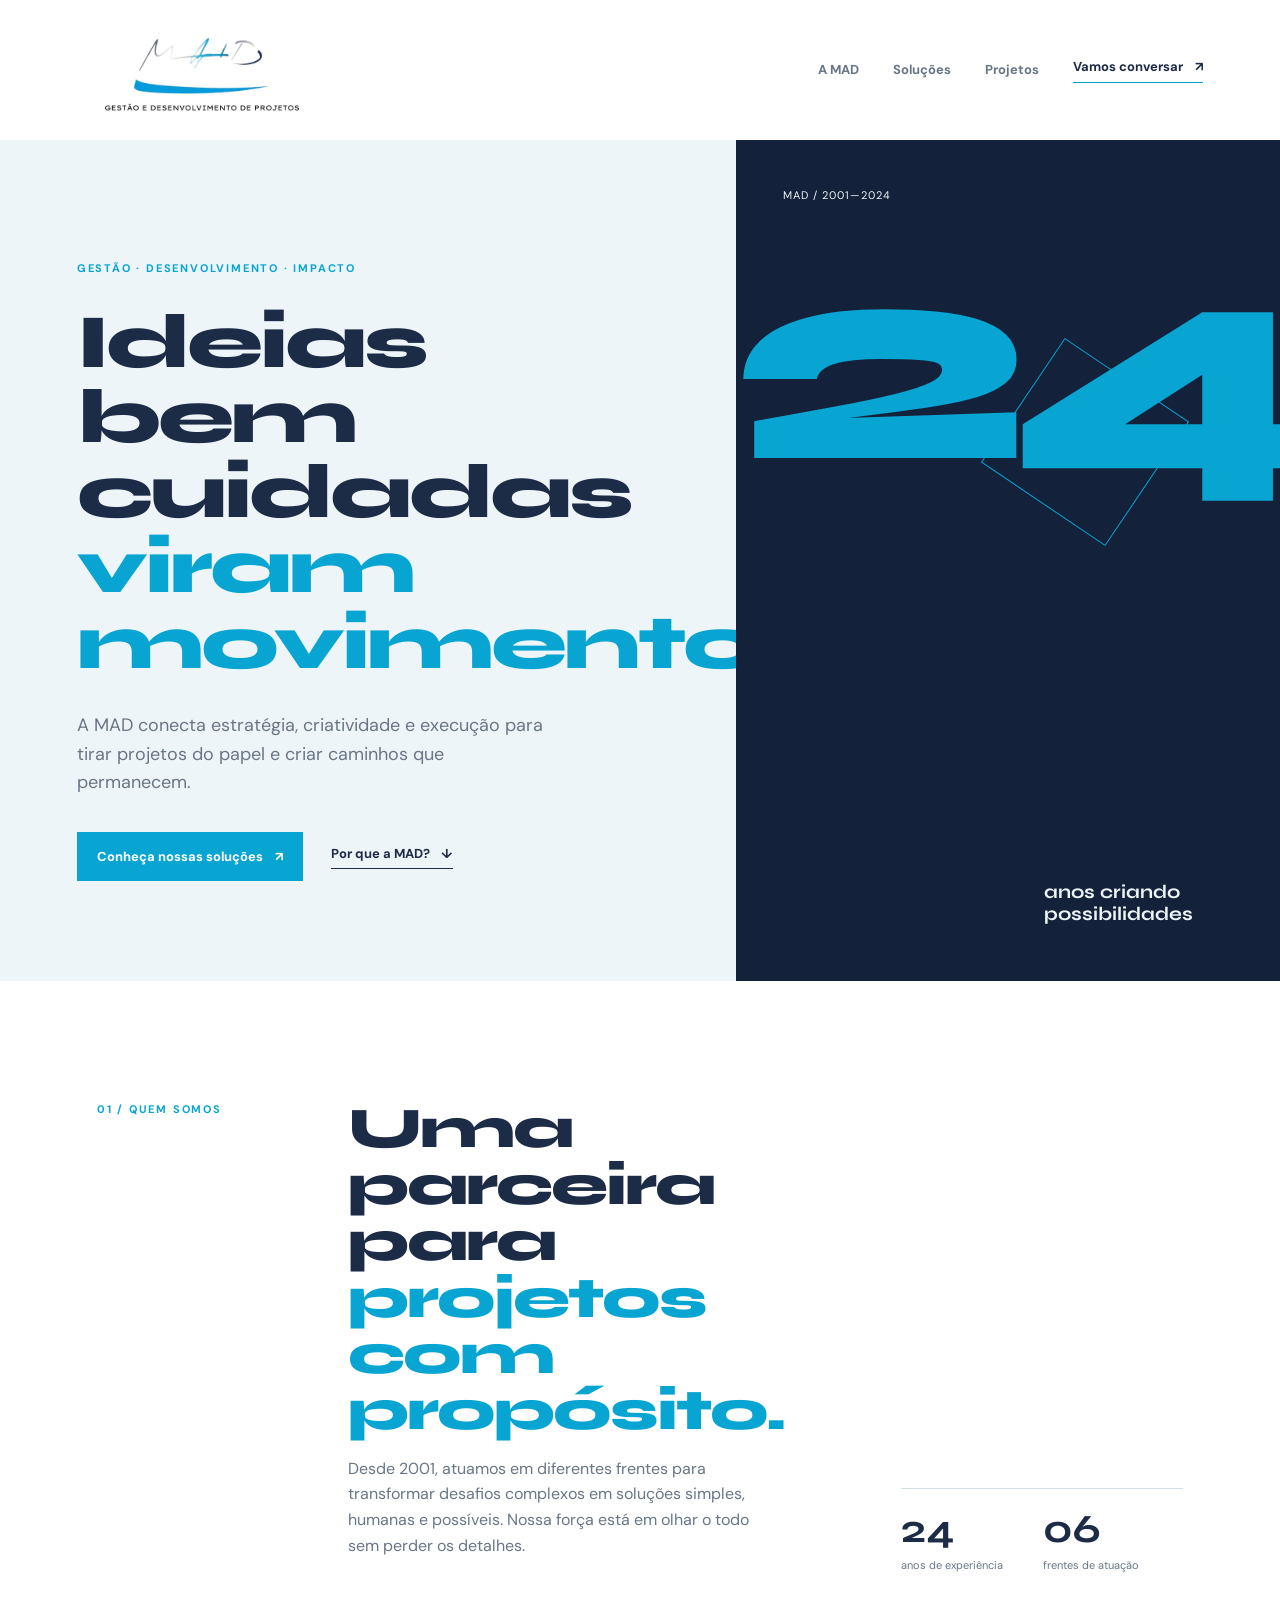
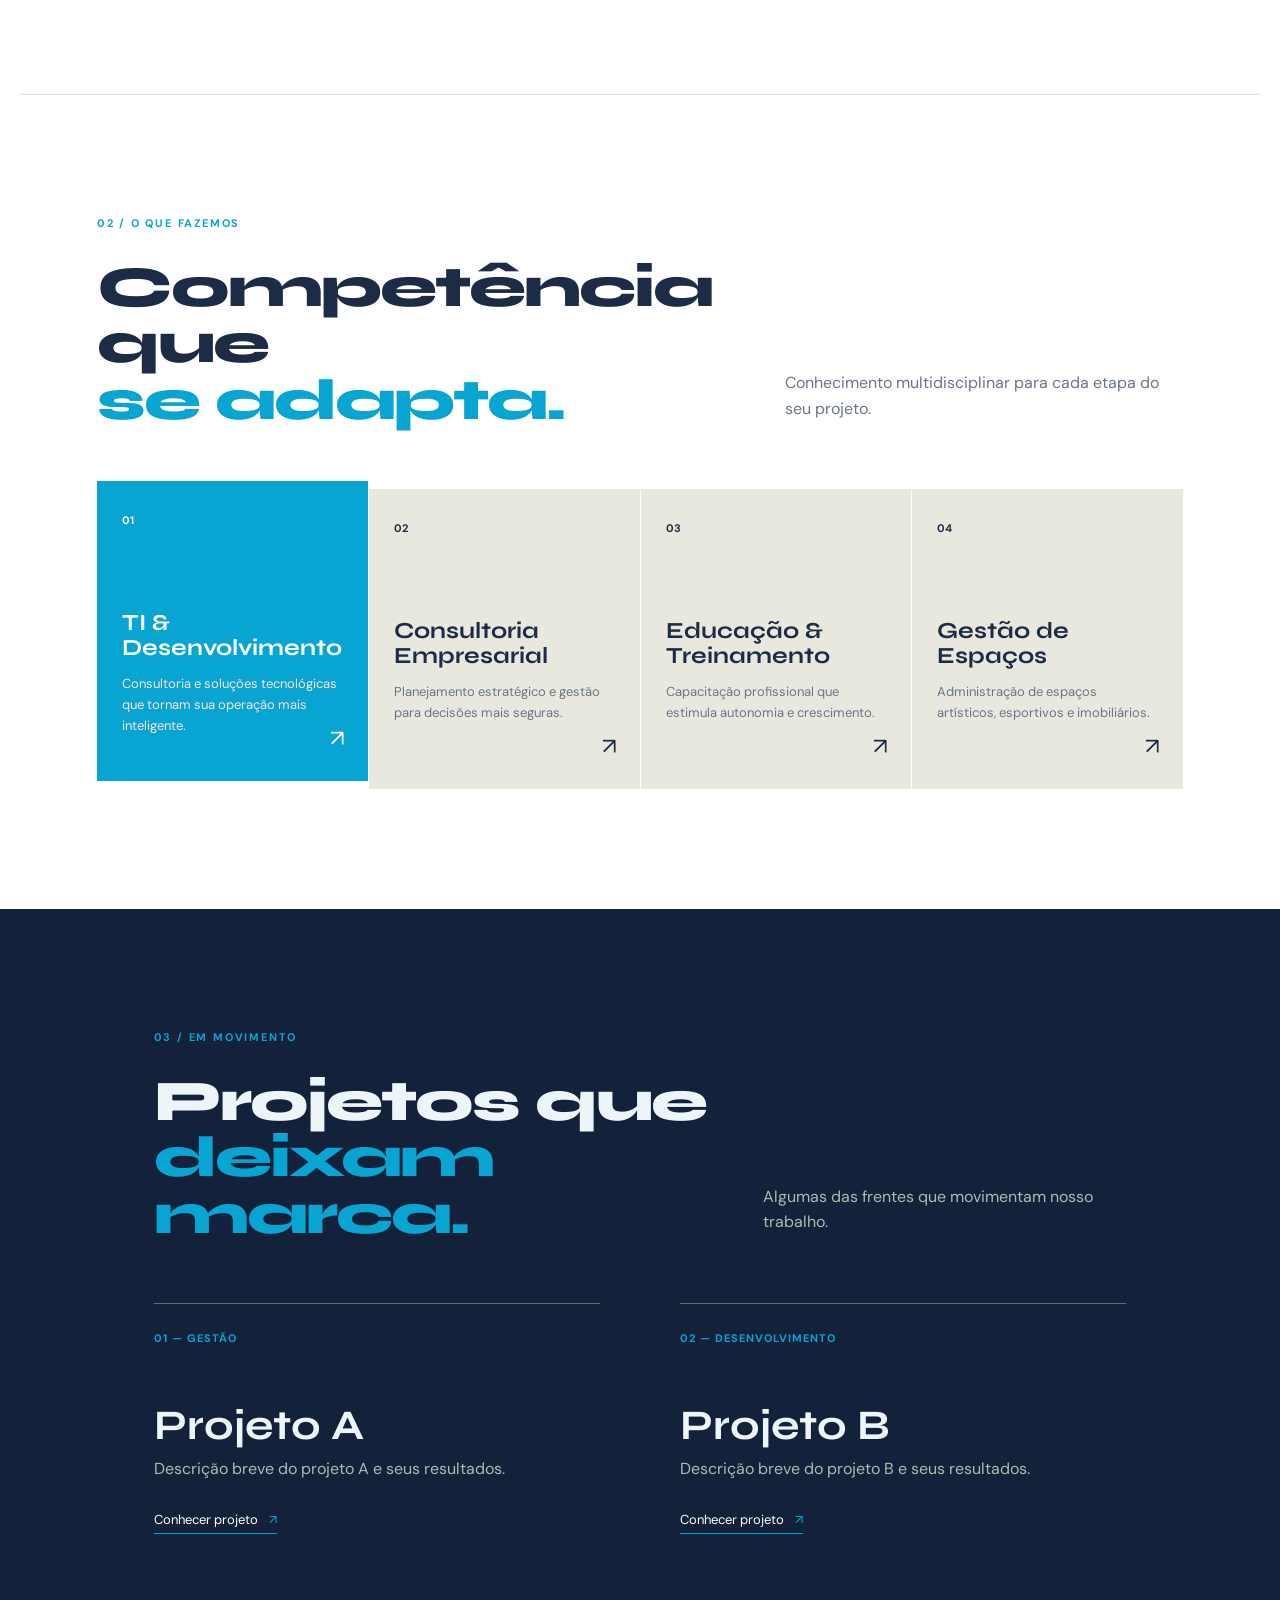
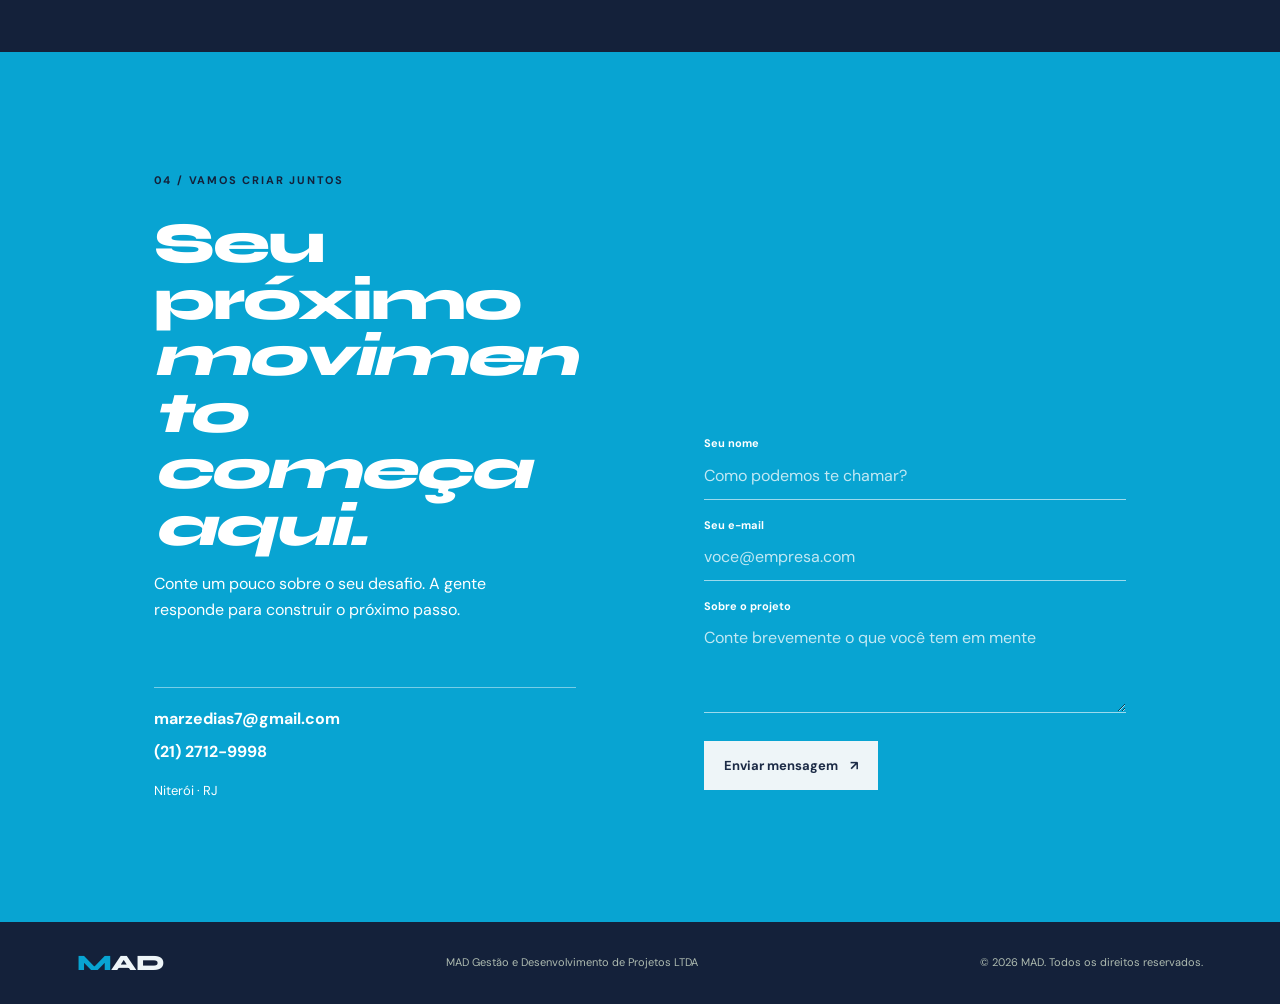
<file: index.html>
<!DOCTYPE html>
<html lang="pt-BR">
<head>
    <meta charset="UTF-8">
    <meta name="viewport" content="width=device-width, initial-scale=1.0">
    <meta name="description" content="MAD Gestão e Desenvolvimento de Projetos: soluções multidisciplinares em tecnologia, gestão e educação desde 2001.">
    <title>MAD | Gestão que movimenta projetos</title>
    <link rel="stylesheet" href="style.css">
    <link rel="preconnect" href="https://fonts.googleapis.com">
    <link rel="preconnect" href="https://fonts.gstatic.com" crossorigin>
    <link href="https://fonts.googleapis.com/css2?family=DM+Sans:wght@400;500;700&family=Syne:wght@600;700;800&display=swap" rel="stylesheet">
</head>
<body>

<header class="site-header">
    <a class="brand" href="#inicio" aria-label="MAD, voltar ao início"><img class="brand-logo" src="logo.jpg" alt="MAD Gestão e Desenvolvimento de Projetos"></a>
    <nav aria-label="Navegação principal">
        <a href="#sobre">A MAD</a>
        <a href="#servicos">Soluções</a>
        <a href="#projetos">Projetos</a>
        <a href="#contato" class="nav-cta">Vamos conversar <span aria-hidden="true">↗</span></a>
    </nav>
</header>

<main>
    <section class="hero" id="inicio">
        <div class="hero-copy">
            <p class="eyebrow">Gestão · Desenvolvimento · Impacto</p>
            <h1>Ideias bem cuidadas <em>viram movimento.</em></h1>
            <p class="hero-text">A MAD conecta estratégia, criatividade e execução para tirar projetos do papel e criar caminhos que permanecem.</p>
            <div class="hero-actions"><a class="button button-primary" href="#servicos">Conheça nossas soluções <span>↗</span></a><a class="text-link" href="#sobre">Por que a MAD? <span>↓</span></a></div>
        </div>
        <div class="hero-art" aria-label="Composição gráfica representando conexão entre ideias">
            <div class="art-label">MAD / 2001—2024</div><div class="art-number">24</div><div class="art-caption">anos criando<br>possibilidades</div><div class="art-line"></div>
        </div>
    </section>

    <section class="intro-band" id="sobre">
        <p class="section-kicker">01 / Quem somos</p>
        <div><h2>Uma parceira para<br><span>projetos com propósito.</span></h2><p>Desde 2001, atuamos em diferentes frentes para transformar desafios complexos em soluções simples, humanas e possíveis. Nossa força está em olhar o todo sem perder os detalhes.</p></div>
        <div class="stats"><div><strong>24</strong><span>anos de experiência</span></div><div><strong>06</strong><span>frentes de atuação</span></div></div>
    </section>

    <section class="section services-section" id="servicos">
        <div class="section-heading"><div><p class="section-kicker">02 / O que fazemos</p><h2>Competência que<br><span>se adapta.</span></h2></div><p>Conhecimento multidisciplinar para cada etapa do seu projeto.</p></div>
        <div class="service-grid">
            <article class="service-card featured"><span class="service-index">01</span><h3>TI & Desenvolvimento</h3><p>Consultoria e soluções tecnológicas que tornam sua operação mais inteligente.</p><a href="#contato" aria-label="Saiba mais sobre TI e Desenvolvimento">↗</a></article>
            <article class="service-card"><span class="service-index">02</span><h3>Consultoria Empresarial</h3><p>Planejamento estratégico e gestão para decisões mais seguras.</p><a href="#contato" aria-label="Saiba mais sobre Consultoria Empresarial">↗</a></article>
            <article class="service-card"><span class="service-index">03</span><h3>Educação & Treinamento</h3><p>Capacitação profissional que estimula autonomia e crescimento.</p><a href="#contato" aria-label="Saiba mais sobre Educação e Treinamento">↗</a></article>
            <article class="service-card"><span class="service-index">04</span><h3>Gestão de Espaços</h3><p>Administração de espaços artísticos, esportivos e imobiliários.</p><a href="#contato" aria-label="Saiba mais sobre Gestão de Espaços">↗</a></article>
        </div>
    </section>

    <section class="projects-section" id="projetos"><div class="section-heading"><div><p class="section-kicker">03 / Em movimento</p><h2>Projetos que<br><span>deixam marca.</span></h2></div><p>Algumas das frentes que movimentam nosso trabalho.</p></div><div class="project-list"><article><span>01 — Gestão</span><h3>Projeto A</h3><p>Descrição breve do projeto A e seus resultados.</p><a href="#contato">Conhecer projeto <span>↗</span></a></article><article><span>02 — Desenvolvimento</span><h3>Projeto B</h3><p>Descrição breve do projeto B e seus resultados.</p><a href="#contato">Conhecer projeto <span>↗</span></a></article></div></section>

    <section class="contact-section" id="contato"><div class="contact-intro"><p class="section-kicker">04 / Vamos criar juntos</p><h2>Seu próximo<br><em>movimento começa aqui.</em></h2><p>Conte um pouco sobre o seu desafio. A gente responde para construir o próximo passo.</p><div class="contact-details"><a href="mailto:marzedias7@gmail.com">marzedias7@gmail.com</a><a href="tel:+552127129998">(21) 2712-9998</a><span>Niterói · RJ</span></div></div><form id="contactForm"><label for="name">Seu nome</label><input id="name" type="text" placeholder="Como podemos te chamar?" required><label for="email">Seu e-mail</label><input id="email" type="email" placeholder="voce@empresa.com" required><label for="message">Sobre o projeto</label><textarea id="message" placeholder="Conte brevemente o que você tem em mente" rows="3" required></textarea><button class="button button-light" type="submit">Enviar mensagem <span>↗</span></button><p class="form-status" aria-live="polite"></p></form></section>
</main>

<footer><a class="brand" href="#inicio"><span>M</span>AD</a><p>MAD Gestão e Desenvolvimento de Projetos LTDA</p><p>© <span id="year">2024</span> MAD. Todos os direitos reservados.</p></footer>

<script src="script.js"></script>
</body>
</html>
</file>
<file: style.css>
:root { --ink: #1c2b46; --deep: #14213a; --cream: #eef5f8; --paper: #ffffff; --coral: #08a4d2; --line: #d4e0e7; --muted: #697687; }
* { box-sizing: border-box; }
html { scroll-behavior: smooth; }
body { margin: 0; color: var(--ink); background: var(--paper); font: 400 16px/1.6 'DM Sans', sans-serif; }
a { color: inherit; text-decoration: none; }
.site-header { align-items: center; background: var(--paper); display: flex; justify-content: space-between; padding: 25px 6vw; position: sticky; top: 0; z-index: 10; }
.brand { font: 800 28px/1 'Syne', sans-serif; letter-spacing: -1px; }.brand span { color: var(--coral); }.brand-logo { display: block; height: 90px; object-fit: cover; object-position: center 43%; width: 250px; }
nav { align-items: center; display: flex; gap: 34px; } nav a { font-size: 13px; font-weight: 700; } nav a:not(.nav-cta) { color: var(--muted); } nav a:hover { color: var(--coral); }.nav-cta { border-bottom: 1px solid var(--coral); padding-bottom: 4px; }.nav-cta span, .button span { margin-left: 9px; }
.hero { align-items: stretch; background: var(--cream); display: grid; grid-template-columns: minmax(0, 1.15fr) minmax(320px, .85fr); min-height: 590px; overflow: hidden; width: 100%; }.hero-copy { min-width: 0; padding: 120px 6vw 100px; }.eyebrow, .section-kicker { color: var(--coral); font-size: 11px; font-weight: 700; letter-spacing: 1.8px; margin: 0 0 27px; text-transform: uppercase; }.hero h1, h2 { font: 800 clamp(45px, 6vw, 84px)/.98 'Syne', sans-serif; letter-spacing: -3px; margin: 0; }.hero h1 { max-width: 700px; }.hero h1 em, h2 span { color: var(--coral); font-style: normal; }.hero-text { color: var(--muted); font-size: 18px; margin: 30px 0 35px; max-width: 470px; }.hero-actions { align-items: center; display: flex; gap: 28px; }.button { border: 0; cursor: pointer; display: inline-block; font: 700 13px 'DM Sans', sans-serif; padding: 16px 20px; transition: transform .2s, background .2s; }.button:hover { transform: translateY(-3px); }.button-primary { background: var(--coral); color: white; }.button-light { background: var(--cream); color: var(--ink); margin-top: 10px; }.text-link { border-bottom: 1px solid var(--ink); font-size: 13px; font-weight: 700; padding-bottom: 3px; }.text-link span { margin-left: 8px; }
.hero-art { background: var(--deep); color: var(--cream); overflow: hidden; padding: 47px; position: relative; }.art-label { font-size: 11px; letter-spacing: 1px; }.art-number { color: var(--coral); font: 800 clamp(180px, 23vw, 340px)/.8 'Syne', sans-serif; letter-spacing: -20px; position: absolute; right: -30px; top: 105px; }.art-caption { bottom: 55px; font: 700 19px/1.2 'Syne', sans-serif; position: absolute; right: 16%; }.art-line { border: 1px solid var(--coral); height: 150px; position: absolute; right: 22%; top: 27%; transform: rotate(34deg); width: 150px; }
.intro-band, .section, .projects-section { margin: auto; max-width: 1240px; padding: 120px 6vw; }.intro-band { display: grid; gap: 50px; grid-template-columns: .5fr 1.25fr .7fr; }.intro-band > div, .section-heading > div { min-width: 0; }.intro-band h2, .section-heading h2, .projects-section h2, .contact-section h2 { font-size: clamp(37px, 4.5vw, 62px); letter-spacing: -2px; overflow-wrap: anywhere; }.intro-band > div > p, .section-heading > p { color: var(--muted); max-width: 410px; }.stats { align-self: end; border-top: 1px solid var(--line); display: flex; gap: 40px; padding-top: 20px; }.stats strong { display: block; font: 700 40px/1 'Syne', sans-serif; }.stats span { color: var(--muted); display: block; font-size: 11px; margin-top: 8px; }
.services-section { border-top: 1px solid var(--line); }.section-heading { align-items: end; display: flex; justify-content: space-between; margin-bottom: 60px; }.section-heading > p { margin: 0 0 8px; }.service-grid { display: grid; gap: 1px; grid-template-columns: repeat(4, 1fr); }.service-card { background: #e9e8df; min-height: 300px; padding: 25px; position: relative; transition: background .2s, transform .2s; }.service-card:hover, .service-card.featured { background: var(--coral); color: white; transform: translateY(-8px); }.service-index { font-size: 11px; font-weight: 700; }.service-card h3 { font: 700 23px/1.1 'Syne', sans-serif; margin: 78px 0 14px; }.service-card p { color: var(--muted); font-size: 13px; max-width: 220px; }.service-card:hover p, .service-card.featured p { color: #ffe3dc; }.service-card a { bottom: 24px; font-size: 23px; position: absolute; right: 24px; }
.projects-section { background: var(--deep); color: var(--cream); max-width: none; padding-left: 12vw; padding-right: 12vw; }.projects-section .section-heading > p { color: #aebbb0; }.project-list { display: grid; gap: 80px; grid-template-columns: 1fr 1fr; }.project-list article { border-top: 1px solid #55706a; padding-top: 20px; }.project-list article > span { color: var(--coral); font-size: 11px; font-weight: 700; letter-spacing: 1px; text-transform: uppercase; }.project-list h3 { font: 700 42px 'Syne', sans-serif; margin: 50px 0 5px; }.project-list p { color: #aebbb0; margin: 0 0 25px; }.project-list a { border-bottom: 1px solid var(--coral); color: white; font-size: 13px; padding-bottom: 5px; }.project-list a span { color: var(--coral); margin-left: 8px; }
.contact-section { background: var(--coral); color: white; display: grid; gap: 10vw; grid-template-columns: 1fr 1fr; padding: 120px 12vw; }.contact-section .section-kicker { color: var(--deep); }.contact-intro > p:not(.section-kicker) { max-width: 400px; }.contact-details { border-top: 1px solid rgba(255,255,255,.45); display: grid; gap: 7px; margin-top: 65px; padding-top: 18px; }.contact-details a { font-weight: 700; }.contact-details span { font-size: 13px; margin-top: 10px; }.contact-section form { align-self: end; display: flex; flex-direction: column; }.contact-section label { font-size: 11px; font-weight: 700; margin-top: 17px; }.contact-section input, .contact-section textarea { background: transparent; border: 0; border-bottom: 1px solid rgba(255,255,255,.6); border-radius: 0; color: white; font: inherit; outline: 0; padding: 10px 0; resize: vertical; }.contact-section input::placeholder, .contact-section textarea::placeholder { color: rgba(255,255,255,.75); }.form-status { font-size: 12px; margin: 12px 0 0; }.contact-section .button { align-self: flex-start; margin-top: 28px; }.contact-section .button:hover { background: white; }
footer { align-items: center; background: var(--deep); color: #aebbb0; display: flex; font-size: 11px; gap: 25px; justify-content: space-between; padding: 30px 6vw; } footer .brand { color: var(--cream); font-size: 22px; }footer p { margin: 0; }
@media (max-width: 800px) { .site-header { padding: 20px 6vw; } .brand-logo { height: 65px; width: 180px; } nav { gap: 16px; } nav a:not(.nav-cta) { display: none; } .hero { grid-template-columns: 1fr; }.hero-copy, .hero-art { min-width: 0; }.hero-copy { padding: 80px 6vw 70px; }.hero-art { min-height: 270px; }.art-number { top: 50px; }.art-caption { bottom: 35px; right: 12%; }.intro-band, .contact-section { grid-template-columns: 1fr; }.intro-band, .section, .projects-section, .contact-section { padding: 80px 6vw; }.intro-band { gap: 35px; }.stats { justify-content: flex-start; }.section-heading { align-items: flex-start; flex-direction: column; gap: 20px; margin-bottom: 35px; }.service-grid { grid-template-columns: 1fr 1fr; }.service-card { min-height: 270px; }.service-card h3 { margin-top: 48px; }.project-list { gap: 50px; grid-template-columns: 1fr; }.contact-details { margin-top: 40px; } footer { align-items: flex-start; flex-direction: column; gap: 12px; } }
@media (max-width: 480px) { .hero h1 { font-size: 44px; overflow-wrap: anywhere; }.hero-actions { align-items: flex-start; flex-direction: column; gap: 20px; }.service-grid { grid-template-columns: 1fr; }.service-card { min-height: 235px; }.service-card h3 { margin-top: 40px; }.project-list h3 { font-size: 34px; } }
</file>
